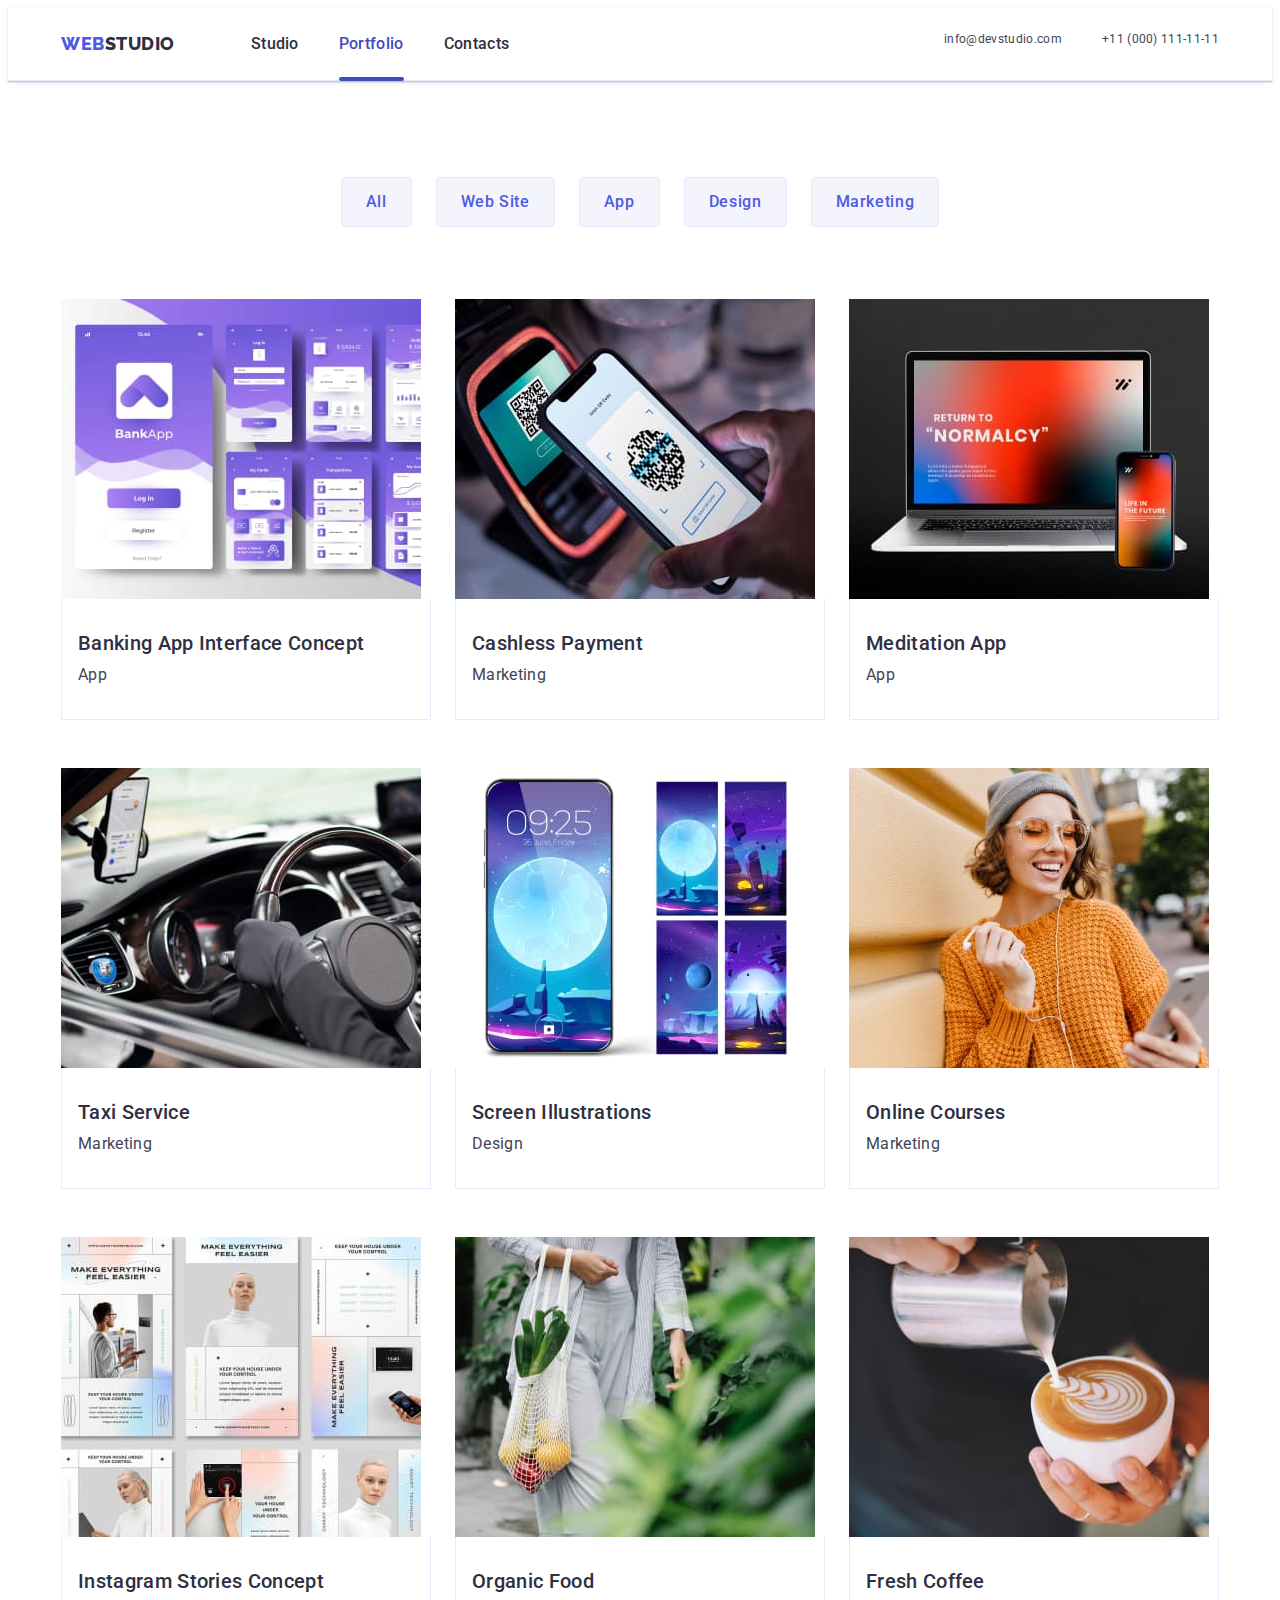
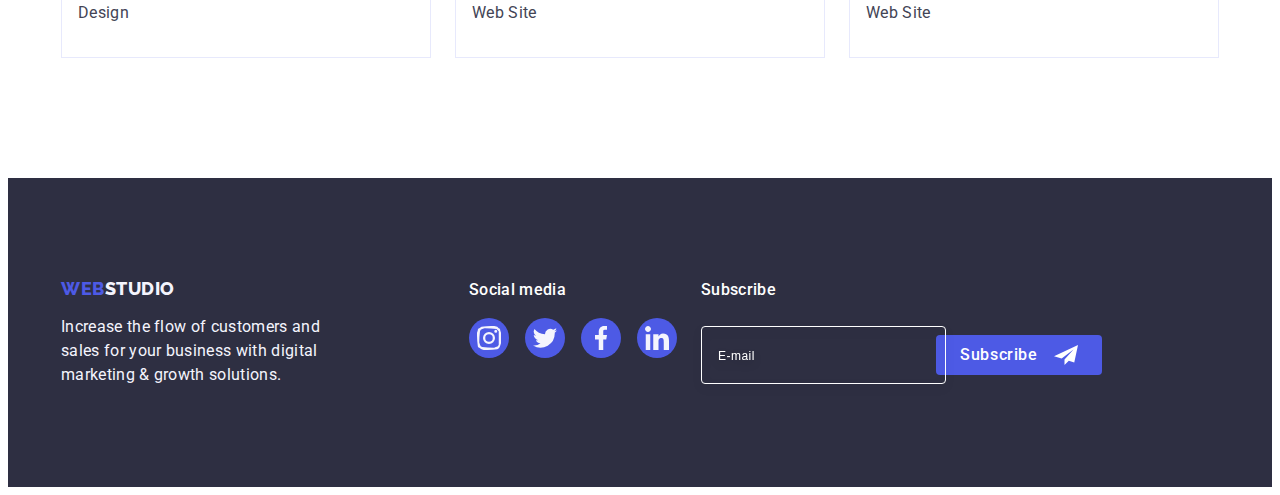
<file: portfolio.html>
<!DOCTYPE html>
<html lang="en">
  <head>
    <meta charset="UTF-8" />
    <meta http-equiv="X-UA-Compatible" content="IE=edge" />
    <meta name="viewport" content="width=device-width, initial-scale=1.0" />

    <!-- FONTS -->

    <link rel="preconnect" href="https://fonts.googleapis.com" />
    <link rel="preconnect" href="https://fonts.gstatic.com" crossorigin />
    <link
      href="https://fonts.googleapis.com/css2?family=Raleway:wght@800&display=swap"
      rel="stylesheet"
    />
    <link
      href="https://fonts.googleapis.com/css2?family=Roboto:wght@400;500;700&display=swap"
      rel="stylesheet"
    />

    <!-- STYLE-->
    <link
      rel="stylesheet"
      href="https://cdnjs.cloudflare.com/ajax/libs/modern-normalize/1.1.0/modern-normalize.min.css"
      integrity="sha512-wpPYUAdjBVSE4KJnH1VR1HeZfpl1ub8YT/NKx4PuQ5NmX2tKuGu6U/JRp5y+Y8XG2tV+wKQpNHVUX03MfMFn9Q=="
      crossorigin="anonymous"
      referrerpolicy="no-referrer"
    />
    <link rel="stylesheet" href="./css/styles.css" />

    <title>Portfolio</title>
  </head>
  <body>
    <!--  header-->
    <header class="header-page">
      <div class="container header-page-container">
        <nav class="header-nav">
          <a class="header-logo link" href="./index.html"
            >Web<span class="studio-logo">Studio</span>
          </a>

          <ul class="menu list">
            <li> <a class="submenu menu-item link" href="./index.html">Studio</a></li>
            <li>
              <a class="submenu menu-item link active" href="./portfolio.html">Portfolio</a>
            </li>
            <li> <a class="submenu menu-item link" href="">Contacts</a></li>
          </ul>
        </nav>

        <address class="address-page">
          <ul class="contacts menu list">
            <li>
              <a class="contact-item link" href="mailto:info@devstudio.com">info@devstudio.com</a>
            </li>
            <li>
              <a class="contact-item link" href="tel:+110001111111">+11 (000) 111-11-11</a>
            </li>
          </ul>
        </address>
      </div>
    </header>

    <!-- main -->

    <main>
      <section class="section-portfolio">
        <div class="container">
          <h1 class="visually-hidden">Services</h1>
          <ul class="btn-set list">
            <li><button type="button" class="button-nav filter-btn-active">All</button></li>
            <li><button type="button" class="button-nav filter-btn-active">Web Site</button></li>
            <li><button type="button" class="button-nav filter-btn-active">App</button></li>
            <li><button type="button" class="button-nav filter-btn-active">Design</button></li>
            <li><button type="button" class="button-nav filter-btn-active">Marketing</button></li>
          </ul>

          <!--gallery-->

          <ul class="card-set list">
            <li class="project-card">
              <a class="link card-link" href="">
                <div class="overlay">
                  <img src="./images/row1/bank.jpg" alt="operation" width="360" height="300" />
                  <p class="overlay-text">
                    14 Stylish and User-Friendly App Design Concepts · Task Manager App · Calorie
                    Tracker App · Exotic Fruit Ecommerce App · Cloud Storage App
                  </p>
                </div>
                <div class="content">
                  <h2 class="gallery-title">Banking App Interface Concept</h2>
                  <p class="gallery-text">App</p>
                </div>
              </a>
            </li>

            <li class="project-card">
              <a class="link card-link" href="">
                <div class="overlay">
                  <img src="./images/row1/cash.jpg" alt="telephone" width="360" height="300" />
                  <p class="overlay-text">
                    14 Stylish and User-Friendly App Design Concepts · Task Manager App · Calorie
                    Tracker App · Exotic Fruit Ecommerce App · Cloud Storage App
                  </p>
                </div>
                <div class="content">
                  <h2 class="gallery-title">Cashless Payment</h2>
                  <p class="gallery-text">Marketing</p>
                </div>
              </a>
            </li>

            <li class="project-card">
              <a class="link card-link" href="">
                <div class="overlay">
                  <img src="./images/row1/normalcy.jpg" alt="work" width="360" height="300" />
                  <p class="overlay-text">
                    14 Stylish and User-Friendly App Design Concepts · Task Manager App · Calorie
                    Tracker App · Exotic Fruit Ecommerce App · Cloud Storage App
                  </p>
                </div>
                <div class="content">
                  <h2 class="gallery-title">Meditation App</h2>
                  <p class="gallery-text">App</p>
                </div>
              </a>
            </li>

            <li class="project-card">
              <a class="link card-link" href="">
                <div class="overlay">
                  <img src="./images/row2/taxi.jpg" alt="car" width="360" height="300" />
                  <p class="overlay-text">
                    14 Stylish and User-Friendly App Design Concepts · Task Manager App · Calorie
                    Tracker App · Exotic Fruit Ecommerce App · Cloud Storage App
                  </p>
                </div>
                <div class="content">
                  <h2 class="gallery-title">Taxi Service</h2>
                  <p class="gallery-text">Marketing</p>
                </div>
              </a>
            </li>

            <li class="project-card">
              <a class="link card-link" href="">
                <div class="overlay">
                  <img src="./images/row2/screen.jpg" alt="image" width="360" height="300" />
                  <p class="overlay-text">
                    14 Stylish and User-Friendly App Design Concepts · Task Manager App · Calorie
                    Tracker App · Exotic Fruit Ecommerce App · Cloud Storage App
                  </p>
                </div>
                <div class="content">
                  <h2 class="gallery-title">Screen Illustrations</h2>
                  <p class="gallery-text">Design</p>
                </div>
              </a>
            </li>

            <li class="project-card">
              <a class="link card-link" href="">
                <div class="overlay">
                  <img src="./images/row2/online.jpg" alt="teaching" width="360" height="300" />
                  <p class="overlay-text">
                    14 Stylish and User-Friendly App Design Concepts · Task Manager App · Calorie
                    Tracker App · Exotic Fruit Ecommerce App · Cloud Storage App
                  </p>
                </div>
                <div class="content">
                  <h2 class="gallery-title">Online Courses</h2>
                  <p class="gallery-text">Marketing</p>
                </div>
              </a>
            </li>

            <li class="project-card">
              <a class="link card-link" href="">
                <div class="overlay">
                  <img src="./images/row3/instagram.jpg" alt="instagram" width="360" height="300" />
                  <p class="overlay-text">
                    14 Stylish and User-Friendly App Design Concepts · Task Manager App · Calorie
                    Tracker App · Exotic Fruit Ecommerce App · Cloud Storage App
                  </p>
                </div>
                <div class="content">
                  <h2 class="gallery-title">Instagram Stories Concept</h2>
                  <p class="gallery-text">Design</p>
                </div>
              </a>
            </li>

            <li class="project-card">
              <a class="link card-link" href="">
                <div class="overlay">
                  <img src="./images/row3/fruit.jpg" alt="fit" width="360" height="300" />
                  <p class="overlay-text">
                    14 Stylish and User-Friendly App Design Concepts · Task Manager App · Calorie
                    Tracker App · Exotic Fruit Ecommerce App · Cloud Storage App
                  </p>
                </div>
                <div class="content">
                  <h2 class="gallery-title">Organic Food</h2>
                  <p class="gallery-text">Web Site</p>
                </div>
              </a>
            </li>

            <li class="project-card">
              <a class="link card-link" href="">
                <div class="overlay">
                  <img src="./images/row3/coffee.jpg" alt="pattern" width="360" height="300" />
                  <p class="overlay-text">
                    14 Stylish and User-Friendly App Design Concepts · Task Manager App · Calorie
                    Tracker App · Exotic Fruit Ecommerce App · Cloud Storage App
                  </p>
                </div>
                <div class="content">
                  <h2 class="gallery-title">Fresh Coffee</h2>
                  <p class="gallery-text">Web Site</p>
                </div>
              </a>
            </li>
          </ul>
        </div>
      </section>
    </main>

    <!-- Footer section-->
    <footer class="footer">
      <div class="container footer-page">
        <div class="footer-content">
          <a class="footer-logo link" href="./index.html"
            >Web<span class="footer-logo-word">Studio</span>
          </a>
          <p class="footer-text">
            Increase the flow of customers and sales for your business with digital marketing &
            growth solutions.
          </p>
        </div>
        <div>
          <p class="social-text">Social media</p>
          <ul class="social-logo list">
            <li class="social-item">
              <a href="" class="social-media-link">
                <svg width="24" height="24" class="social-media">
                  <use href="./images/icons.svg#icon-instagram"></use>
                </svg>
              </a>
            </li>
            <li class="social-item">
              <a href="" class="social-media-link">
                <svg width="24" height="24" class="social-media">
                  <use href="./images/icons.svg#icon-twitter"></use>
                </svg>
              </a>
            </li>
            <li class="social-item">
              <a href="" class="social-media-link">
                <svg width="24" height="24" class="social-media">
                  <use href="./images/icons.svg#icon-facebook"></use>
                </svg>
              </a>
            </li>
            <li class="social-item">
              <a href="" class="social-media-link">
                <svg width="24" height="24" class="social-media">
                  <use href="./images/icons.svg#icon-linkedin"></use>
                </svg>
              </a>
            </li>
          </ul>
        </div>

        <!-- Footer section Forms-->

        <div class="subscribe-wrapper">
          <p class="subscribe-text">Subscribe</p>
          <form class="footer-form form" name="footer-form">
            <label class="subscribe-form-wrapper">
              <input class="subscribe-form-input" name="email" type="email" placeholder="E-mail"
            /></label>
            <button class="subscribe-form-btn" type="submit"
              >Subscribe
              <svg class="form-icon-footer" width="24" height="24">
                <use href="./images/icons.svg#icon-frame"></use></svg
            ></button>
          </form>
        </div>
      </div>
    </footer>
  </body>
</html>
</file>
<file: css/styles.css>
:root {
    /* Fonts */
  --primary-font: 'Roboto', sans-serif;
  --secondary-font: 'Raleway', sans-serif;

   /* Color */
   --main-text-color:#2E2F42;
   --secondary-text-color: #434455;
   --light-text-color:#ffffff;

   --main-bg-color:#ffffff;
   --light-bg-color:#F4F4FD;
   --dark-bg-color:#2E2F42;

   
   /* Others */
    --logo-color:#4d5ae5 ;  
    --footer-text-color:#F4F4FD;
    --color-hover:#404bbf; 
    --color-icon:#8e8f99;
}

body {
    font-family: var(--primary-font);
    color:#434455;
    background-color:var(--main-bg-color);
    letter-spacing: 0.02em;
}

img{
    display: block;
    max-width: 100%;
    height: auto;

    object-fit: cover;
    object-position: center;
}

h1,h2,h3,h4,h5,h6,
p{
    margin: 0;
}

/* reset start */

.link {
    text-decoration: none;
}

.list {
    list-style: none;
}

ul{
    margin: 0;
    padding: 0;
    padding-left: 0;
}

.location {
    display: flex;
    flex-wrap:wrap;
    gap: 72px 0;

}

@media only screen and (min-width: 768px) {
    .location{
        gap: 72px 24px;
  }
}

@media only screen and (min-width: 1158px) {
    .location {
        gap: 0 24px;
        flex-wrap: nowrap;  
    }
} 

.container{
    /* Basic styles */
    min-width:320px;
    max-width: 428px;
    padding: 0 16px;
    margin: 0 auto;
}

    /* Tablet screen >= 768  */

@media only screen and (max-width: 767px) {
    .container {
        width: 100%;
    }
}

@media only screen and (min-width: 768px){
    .container {
        max-width: 768px;
    }   
}
    
    /* Desktop screen >= 1158  */
@media only screen and (min-width: 1158px) {
    .container {
        max-width: 1158px;
        padding: 0 15px;
        margin-left: auto;
        margin-right: auto;
    }
}

.section{
    padding-top: 96px;
    padding-bottom: 96px;
}
         
@media only screen and (min-width: 1158px) {
    .section {
        padding-top: 120px;
        padding-bottom: 120px;
    }
}


/**
  |============================
  | HEADER
  |============================
*/
.header-page{
    border-bottom: 1px solid #e7e9fc;  
    box-shadow: 0px 2px 1px rgba(46, 47, 66, 0.08), 
    0px 1px 1px rgba(46, 47, 66, 0.16), 
    0px 1px 6px rgba(46, 47, 66, 0.08);
    padding-top: 24px;
    padding-bottom: 22px;
}

@media only screen and (min-width: 768px) {
    .header-page {
        padding: 0;
    }
}

.header-nav{
    display: flex;
    align-items: center;
}

.header-page-container{
    display: flex;
    align-items: center;
    justify-content: center;
    width: 100%;
}

.header-logo{
    font-family:var(--secondary-font);
    font-weight: 800;
    font-size: 18px;
    line-height: 1.17;
    letter-spacing: 0.03em;
    text-transform: uppercase;
    color:var(--logo-color); 
}

@media only screen and (min-width: 1158px) {
    .header-logo {
        margin-right: 76px;
    }
}

@media only screen and (min-width: 768px) {
    .header-logo {
        margin-right: 76px;
    }
}

.studio-logo{
    color:var(--main-text-color);
}

/**
  |============================
  | MENU
  |============================
*/

.menu{
    font-weight: 500;
    font-size: 16px;
    line-height: 1.5;
    color:var(--main-text-color);
    /* Auto layout */
    display: flex;
    gap: 40px;  
}

@media only screen and (max-width: 767px) {
    .menu {
        display: none;
    }
}

.menu-item, 
.link{
    text-decoration: none;
}

.submenu{
    padding-top: 24px;
    padding-bottom: 24px;
    display: block;
    color: var(--main-text-color);
    position: relative;
    transition:color 250ms 
    cubic-bezier(0.4, 0, 0.2, 1);
    
}

.menu-item:focus,
.menu-item:hover {   
    color:#404BBF;
}

.active::after{
    content: "";
    position: absolute;
    left: 0;
    bottom: -1px;
    height: 4px;
    border-radius: 2px;
    width: 100%; 
    background-color: #404bbf; 
}

.submenu.active{
    color:#404bbf;
}

/**
  |============================
  | CONTACTS
  |============================
*/

.address-page{
    font-style: normal;
    margin-left: auto;
}

@media only screen and (max-width: 767px) {
    .address-page {
        display: none;
    }
}

.contacts{
    display: block;
    margin-bottom: 12px;
      
}

@media only screen and (min-width: 1158px) {
    .contacts {
    display: flex;
    gap: 40px;
    }
}

.contact-item{
    font-family: var(--primary-font);
    font-size: 16px;
    line-height: 1.5;
    font-weight: 400;
    color:var(--secondary-text-color);
    padding: 24px 0 24px;
    transition:color 250ms 
    cubic-bezier(0.4, 0, 0.2, 1);
}

@media only screen and (min-width: 1158px) {
    .contact-item {
       font-size: 12px;
       line-height: 1.2;
    }
}


.contact-item:hover,
.contact-item:focus{
    color:#404bbf ;   
}

/**
  |============================
  | HERO SECTION
  |============================
*/
.hero-page{
    background-color: var(--dark-bg-color);
    height: 432px;
    text-align: center;
    padding: 112px 0;
        /* fons */
    background-size: cover;
    background-position: center;
    background-repeat: no-repeat;
    background-image: linear-gradient(rgba(46, 47, 66, 0.7),
     rgba(46, 47, 66, 0.7)),
     url(../images/mobile/bg_mob@1x.png);
    
}

@media  screen and (min-device-pixel-ratio: 2), screen and (min-resolution: 192dpi), screen and (min-resolution: 2dppx) {
    .hero-page{
        background-image: linear-gradient(rgba(46, 47, 66, 0.7),
                rgba(46, 47, 66, 0.7)), url(../images/mobile/bg_mob@2x.png);
  }
}

@media only screen and (min-width: 768px) {
    .hero-page{
        height: 436px; 
        background-image: linear-gradient(rgba(46, 47, 66, 0.7),
                rgba(46, 47, 66, 0.7)), url(..//images/tablet/bg_tab@1x.png);
    }

@media screen and (min-device-pixel-ratio: 2), screen and (min-resolution: 192dpi),
  screen and (min-resolution: 2dppx) { 
    .hero-page {
        background-image: linear-gradient(rgba(46, 47, 66, 0.7),
                        rgba(46, 47, 66, 0.7)), url(../images/tablet/bg_tab@2x.png);
            }
        }
}

@media  screen and (min-device-pixel-ratio: 2), screen and (min-resolution: 192dpi), screen and (min-resolution: 2dppx) {
    .hero-page{
        background-image: linear-gradient(rgba(46, 47, 66, 0.7),
                rgba(46, 47, 66, 0.7)), url(../images/mobile/bg_mob@2x.png);
  }
}

@media only screen and (min-width: 1158px) {
    .hero-page{
        max-width: 1440px;
        padding: 188px 0 188px; 
        height: 600px;
        background-image: linear-gradient(rgba(46, 47, 66, 0.7),
                rgba(46, 47, 66, 0.7)), url(../images/img-name.jpg);
        }

@media screen and (min-device-pixel-ratio: 2), screen and (min-resolution: 192dpi),
screen and (min-resolution: 2dppx) {
    .hero-page {
        background-image: linear-gradient(rgba(46, 47, 66, 0.7),
                rgba(46, 47, 66, 0.7)), url(../images/dextop/bg_dex@2x.png);
    }
}
}

.hero-title{
    font-size: 36px;
    font-weight: 700;
    line-height: 1.1;
    text-align: center;
    color:var(--light-text-color);
    margin: 0 72px;   
}

@media only screen and (min-width: 768px) {
    .hero-title {
        font-weight: 700;
        line-height: 1.07;
        font-size: 56px;
        margin: 0  121px 36px;
        
    }
}

@media only screen and (min-width: 1158px) {
    .hero-title {
        font-weight: 700;
        line-height: 1.07;
        font-size: 56px;
        max-width: 496px;
        margin: 0 316px 48px;
    }
}
        
.modal-btn{
    background-color:#4D5AE5;
    font-family:var(--primary-font);
    font-weight:500;
    font-size: 16px;
    line-height:1.5;
    letter-spacing: 0.04em;
    color: #ffffff;
    cursor:pointer;
    display: block;
    min-width: 169px;
    height: 56px;
    border: none;
    border-radius: 4px;
    margin-left: auto;
    margin-right: auto;
    box-shadow: 0px 4px 4px rgba(0, 0, 0, 0.15); 
    transition:background-color 250ms 
    cubic-bezier(0.4, 0, 0.2, 1);
    padding: 16px 32px;
}

.modal-btn:hover,
.modal-btn:focus{
    background-color: #404BBF;
}


/**
  |============================
  | FEATURE SECTION
  |============================
*/


.location-feature {
    width: 100%;
}

@media only screen and (min-width: 768px) {
    .location-feature {
        width: 356px;
        /* align-items: flex-start;
        padding: 0px; */
    }
}
  
@media only screen and (min-width: 1158px) {
    .location-feature {
        width: 264px;
        display: flex;
        flex-direction: column;
        align-items: flex-start;
        gap: 8px;
        padding: 0px;
    }
}
    
.features-title {
    font-weight: 700;
    font-size: 36px;
    line-height: 1.2;
    color: var(--main-text-color);
    margin-bottom: 8px;
    text-align: center;
}

@media only screen and (min-width: 768px) {
    .features-title {
        text-align: left;
    }
}

@media only screen and (min-width: 1158px) {
    .features-title {
        font-weight: 500;
        font-size: 20px;
        line-height: 1.2;
        color: var(--main-text-color);
        margin-bottom: 8px;
    }
}

.features-text {
    font-weight: 500;
    font-size: 16px;
    line-height: 1.5;
    color: var(--secondary-text-color);
    margin: auto;
}

@media only screen and (min-width: 768px) {
    .features-text {
        text-align: left;
    }
}

@media only screen and (min-width: 1158px) {
    .features-text {
        font-weight: 400;
        font-size: 16px;
        line-height: 1.5;
        color: var(--secondary-text-color);
    }
}

.feature-icon {
    background-color: #2E2F42;
    /* height: 112px; */
}

@media only screen and (max-width: 1157px) {
    .feature-icon {
        display: none;
    }
}

@media only screen and (min-width: 1158px) {
    .feature-icon {
        display: flex;
        align-items: center;
        justify-content: center;
        background: #F4F4FD;
        border-radius: 4px;
        width: 264px;
        height: 112px;
        margin-bottom: 8px;
    }
}

/**
  |============================
  | DOING SECTION
  |============================
*/
.work-title{
    font-weight: 700;
    font-size:36px;
    line-height:1.1;
    text-align:center;
    text-transform:capitalize;
    color:var(--main-text-color);
    margin-bottom: 72px;
}

.section-doing{
    padding-top:0;
    padding-bottom:120px;
}

@media only screen and (max-width: 1157px) {
    .section-doing {
        display: none;
    }
}

.location-work{
    width: calc((100% - 48px)/3);
}

/**
  |============================
  | TEAM SECTION
  |============================
*/

.team-nav{
    background-color:var(--light-bg-color);
    padding-top: 96px;
    padding-bottom: 96px;
}

@media only screen and (min-width: 1158px) {
    .team-nav {
        padding-top: 120px;
        padding-bottom: 120px;
}
}

@media screen and (max-width: 767px){
    .location{
    display: flex;
    flex-direction: column;
    align-items: center;
    justify-content: center;
    gap: 72px;
}
} 

@media screen and (max-width: 1157px) {
    .location {
        display: flex;
        align-items: center;
        justify-content: center;
        flex-wrap: wrap;
        row-gap: 64px;
        column-gap: 24px;
    }
}

.team-card{
    background-color:#FFFFFF;
    border-radius: 0px 0px 4px 4px;
    box-shadow:0px 1px 6px rgba(46, 47, 66, 0.08),
    0px 1px 1px rgba(46, 47, 66, 0.16),
    0px 2px 1px rgba(46, 47, 66, 0.08);
}

@media only screen and (min-width: 1158px) {
    .team-card {
        width: calc((100% - 72px) / 4);
    }
}

.card-content{
    padding-top: 32px;
    padding-bottom: 32px; 
}

.team-title{
    font-weight: 500;
    font-size: 20px;
    line-height: 1.2;
    color: var(--main-text-color);
    margin-bottom: 8px;
    text-align: center;
}

.team-text{
    font-weight: 400;
    font-size: 16px;
    line-height: 1.5;
    color: var(--secondary-text-color);
    margin-bottom: 8px;
}

/* Social Media */

.traling-icons{ 
    display: flex;
    justify-content: center;
    gap: 24px;  
}

.social-network-item{
    width: 40px;
    height: 40px;   
}

.social-network-link{
    width: 100%;
    height: 100%;
    background-color: var(--logo-color);
    border-radius: 50%;
    display: flex;
    align-items: center;
    justify-content: center;
    transition: background-color 250ms 
    cubic-bezier(0.4, 0, 0.2, 1);
}

.social-network-link:hover{
    background-color:#404bbf;
}
.social-network-link:focus{
    background-color: #404bbf;
}

.social-network{
    fill:var(--footer-text-color);
}

.name{
    text-align: center;
    margin-bottom: 8px;  
}


/**
  |============================
  | Customers section
  |============================
*/
.customers-section {
    padding-top: 96px;
    padding-bottom: 96px;
    margin-left: auto;
    margin-right: auto;
    width: 100%;
}

@media only screen and (min-width: 1158px) {
    .customers-section {
        padding-top: 120px;
        padding-bottom: 120px;
    }
}

.customers-logo{
    display: flex;
    align-items: center;
    justify-content: center;
    flex-wrap: wrap;
    row-gap: 72px;
    column-gap: 16px;
}

@media only screen and (min-width: 768px) {
    .customers-logo{
        display: flex;
        flex-wrap: wrap;
        row-gap: 72px;
        column-gap: 24px;
    }
}

@media only screen and (min-width: 1158px) {
    .customers-logo {
        margin-top: 72px;
        display: flex;
        flex-wrap: nowrap;
        justify-content: center;
        align-items: center;
        gap: 24px;  
    }
}

.customers-item{
   width:calc((100% - 16px) / 2);
   height: 88px;
}


@media only screen and (min-width: 768px) {
    .customers-item {
        width: calc((100% - 48px) / 3);
    }
}

@media only screen and (min-width: 1158px) {
    .customers-item {
        width: calc((100% - 120px) / 6);
    }
}

.customers-link{
    width: 100%;
    height: 100%;
    border: 1px solid #8E8F99;
    border-radius: 4px;
    display: flex;
    align-items: center;
    justify-content: center;
    color: var(--color-icon);
    transition: border-color 250ms cubic-bezier(0.4, 0, 0.2, 1), 
    color 250ms cubic-bezier(0.4, 0, 0.2, 1);
}

.customers-link:hover{
    border-color: #404bbf;
    color: #404bbf;
}

.customers-link:focus{
    border-color:#404bbf;
    color:#404bbf;
}

.clients{
    fill: currentColor;
}


/**
  |============================
  | FOOTER
  |============================
*/


@media only screen and (min-width: 768px) {
    .footer-page {
        display: flex;
        flex-wrap: wrap;
        gap: 24px;
        width: 552px;

    }
}
@media only screen and (min-width: 1158px) {
    .footer-page {
        display: flex;
        flex-wrap: nowrap;
        width: 100%;
    }
} 

.footer-content {
    margin-bottom:72px; 
}

@media only screen and (min-width: 768px) {
    .footer-content {
        margin-right: 24px;
    } 
}

@media only screen and (min-width: 1158px) {
    .footer-content {
        margin-right: 120px;
        margin-bottom: 0;
    }
}

.footer{
    background-color: var(--dark-bg-color);
    padding-top: 96px;
    padding-bottom: 96px;
}

@media only screen and (min-width: 1158px) {
    .footer {
        padding: 100px 0 100px;
        display: flex;
        justify-content: space-between;
    }
}

.link{
    text-decoration: none;
}

.footer-logo{
    font-family:var(--secondary-font);
    font-weight: 800;
    font-size: 18px;
    line-height: 1.17;
    letter-spacing: 0.03em;
    text-transform: uppercase;
    color: var(--logo-color);
    display: block;
    text-align: center;
    margin-bottom: 16px;

}

@media only screen and (min-width: 768px) {
    .footer-logo {
        display: inline-block;
        margin-bottom: 16px;
    }
}

@media only screen and (min-width: 1158px) {
    .footer-logo {
        display: inline-block; 
        margin-bottom: 16px;
    }
}

.footer-logo-word{
    color:var(--footer-text-color);
}

.footer-text{
    font-size: 16px;
    line-height: 1.5;
    letter-spacing: 0.02em;
    color: var(--footer-text-color);
    width: 264px;
    margin-left: auto;
    margin-right: auto; 
}

@media screen and (min-width: 768px){
    .footer-text {
        margin: 0;
}
} 

/* Social Media */

.social-text{
    font-weight: 500;
    font-size: 16px;
    line-height: 1.5;
    letter-spacing: 0.02em;
    color: var(--light-text-color);
    margin-bottom: 16px; 
    text-align: center;
}

 @media screen and (min-width: 768px) {
     .social-text {
        text-align: left;
     }
 }

.social-logo{
    display: flex;
    gap: 16px;
    align-items: center;
    justify-content: center;
}

 @media screen and (min-width: 1158px) {
    .social-logo {
    display: flex;
    gap: 16px;
}
}

.social-item{ 
}

.social-media-link{
    width: 100%;
    height: 100%;
    background-color: var(--logo-color);
    border-radius: 50%;
    display: flex;
    align-items: center;
    justify-content: center;
    transition: background-color 250ms 
    cubic-bezier(0.4, 0, 0.2, 1);
    width:40px;
    height:40px;
}

.social-media-link:hover{
    background-color: #31d0aa;
}
.social-media-link:focus{
    background-color:#31d0aa;
}

.social-media{
    fill: var(--footer-text-color);
}

.social-media-nav {
    margin-bottom:72px;
}

@media screen and (min-width: 1158px) {
    .social-media-nav {
        margin-bottom: 0;
        margin-right: 80px;
    }
} 

/* Subscribe */

.subscribe-wrapper{
  display: flex;
  flex-direction: column;
  width: 100%;
}

@media screen and (min-width: 768px) {
    .subscribe-wrapper {
        flex-wrap: wrap;
        gap: 24px;
    }
}

@media only screen and (min-width: 1158px) {
    .subscribe-wrapper {
        margin-left: auto;
        }
}

.subscribe-text{
    font-weight: 500;
    font-size: 16px;
    line-height: 1.5;
    letter-spacing: 0.02em;
    color: var(--light-text-color);
    margin bottom: 16px;  
}

@media screen and (max-width: 767px) {
    .subscribe-text {
        text-align: center;
    }
}

@media screen and (min-width: 768px) {
    .subscribe-text {
        display: flex;
        flex-wrap: wrap;
        gap: 72px;
        margin-bottom:0;
    }
}

.footer-form{
    display: flex;
    flex-wrap: wrap;
    align-items: center;
    gap: 16px;
}

@media screen and (min-width: 1158px) {
    .footer-form {
        gap:24px;    
    }
}

@media screen and (max-width: 767px) {
    .subscribe-form-wrapper {
        width: 100%;
}
}


.subscribe-form-input{
    width: 100%;
    height: 40px;
    background-color: transparent;
    border: 1px solid #FFFFFF;
    filter: drop-shadow(0px 4px 4px rgba(0, 0, 0, 0.15));
    border-radius: 4px;
    display: flex;
    align-items: center;
    color: var(--light-text-color);
    padding: 8px 16px;
}

@media screen and (max-width: 767px) {
    .subscribe-form-input {
        margin-top: 16px;  
    }
}

.subscribe-form-input::placeholder{
    font-weight: 400;
    font-size: 12px;
    line-height: 24px;
    display: flex;
    align-items: center;
    letter-spacing: 0.04em;
    color:var(--light-text-color);
    width: 36px;
    height: 24px;
    padding-top: 8px; 
}

.subscribe-form-btn {
    font-family: inherit;
    font-size: 16px;
    font-weight: 500;
    line-height: 1.5;
    display: flex;
    text-align: center;
    letter-spacing: 0.04em;
    color: var(--light-text-color);
    align-items: center;
    padding: 8px 24px;
    gap: 16px;
    background-color: var(--logo-color);
    border-radius: 4px;
    color: var(--light-text-color);
    fill: #ffffff;
    border: none;
    border-color: transparent;
}

@media screen and (max-width: 767px) {
    .subscribe-form-btn {
        margin-left: auto;
        margin-right: auto;
    }
}



.subscribe-form-btn .btn-text:hover,
.subscribe-form-btn .btn-text:focus{
    background-color: #404BBF;
    transition: 250ms cubic-bezier(0.4, 0, 0.2, 1);
}

.form-icon-modal {
    position: absolute;
    top: 50%;
    left: 16px;
    transform: translateY(-50%);
    transition: 250ms cubic-bezier(0.4, 0, 0.2, 1);
}


/**
  |============================
  | modal-page
  |============================
*/

.modal-container{
    position: fixed;
    top: 0;
    left: 0;
    width: 100%;
    height: 100%;
    background-color: rgba(46, 47, 66, 0.4);
    transition: opacity 250ms 
    cubic-bezier(0.4, 0, 0.2, 1), 
    visibility 250ms 
    cubic-bezier(0.4, 0, 0.2, 1);
}

.is-hidden{
    opacity: 0;
    visibility: hidden;
    pointer-events: none;
}

.modal-page{
    position:absolute;
    top: 50%;
    left: 50%;
    transform: translate(-50%, -50%) scale(1);
    width: 408px;
    background: #fcfcfc;
    box-shadow: 0px 1px 1px rgba(0, 0, 0, 0.14), 
    0px 1px 3px rgba(0, 0, 0, 0.12),
    0px 2px 1px rgba(0, 0, 0, 0.2);
    border-radius: 4px;
    transition: transform 250ms 
    cubic-bezier(0.4, 0, 0.2, 1);
    padding: 72px 24px 24px 24px;  
}

@media screen and (max-width: 427px){
 .modal-page {
    width: 100%;
}
}

.btn-modal-page{
    position: absolute;
    top: 24px;
    right: 24px;
    width: 24px;
    height: 24px;
    border-radius: 50%;
    display: flex;
    align-items: center;
    justify-content: center;
    background-color: #e7e9fc;
    border: 1px solid rgba(0, 0, 0, 0.1);
    padding: 0;
    cursor: pointer;
    transition: background-color 250ms 
    cubic-bezier(0.4, 0, 0.2, 1), 
    border 250ms cubic-bezier(0.4, 0, 0.2, 1);
}

.btn-modal-page:hover,
.btn-modal-page:focus{
    background-color: #404bbf;
    border: none;
    fill: #ffffff;
}

.modal{
    transition: fill 250ms 
    cubic-bezier(0.4, 0, 0.2, 1);
}

/* Modal Page Forms */

.modal-title{
    display: block;
    font-weight: 500;
    font-size: 16px;
    line-height: 1.5;
    text-align: center;
    letter-spacing: 0.02em;
    color:var(--dark-bg-color);
    margin-bottom: 16px;
}
   
.form-label {
    font-weight: 400;
    font-size: 12px;
    line-height: 1.17;
    letter-spacing: 0.04em;
    color:var(--color-icon) ;
}

.form-wrapper{
    position: relative;
    margin-bottom: 8px;
}

.form-field{
    width: 100%;
    height: 40px;
    border: 1px solid rgba(46, 47, 66, 0.4);
    border-radius: 4px;
    padding: 0;
    padding-left: 38px;
    outline: transparent;
    transition: 250ms cubic-bezier(0.4, 0, 0.2, 1);
}

.form-field:focus{
    border: 1px solid #4D5AE5;
    transition: 250ms cubic-bezier(0.4, 0, 0.2, 1);
}

.form-icon-modal{
    transition: 250ms cubic-bezier(0.4, 0, 0.2, 1);
}

.form-field:focus + .form-icon-modal{
    fill: #4D5AE5;
}

.form-comment{
    display: block;
    width: 100%;
    height: 100%;
    height: 120px;
    border: 1px solid rgba(46, 47, 66, 0.4);
    border-radius: 4px;
    resize: none;
    font-weight: 400;
    font-size: 12px;
    line-height: 1.17;
    letter-spacing: 0.04em;
    color: rgba(46, 47, 66, 0.4);
    outline: transparent;
    margin-bottom: 16px; 
    padding-top: 8px; 
    padding-left: 16px;
}

.form-agreement{
    display: flex;
    align-items: center;
    gap: 8px;
    margin-bottom: 24px;
}

.form-check-input{
    appearance: none;
    display: block;
    width: 16px;
    height: 16px;
    border: 1px solid rgba(46, 47, 66, 0.4);
    border-radius: 2px;
}

.form-check-input:checked{
    background-color:var(--color-hover);
    border-color: 1px solid #404BBF;
    background-position: center;
    background-repeat: no-repeat;
    background-image: url("data:image/svg+xml,%3Csvg width='10' height='8' viewBox='0 0 10 8' fill='none' xmlns='http://www.w3.org/2000/svg'%3E%3Cpath d='M8.44558 0.255056C8.61838 0.089653 8.84834 -0.00178848 9.08693 2.65108e-05C9.32551 0.0018415 9.55407 0.0967713 9.72436 0.264784C9.89466 0.432797 9.99337 0.660752 9.99968 0.900549C10.006 1.14034 9.91939 1.37323 9.75816 1.55005L4.86357 7.70436C4.7794 7.79551 4.67782 7.86865 4.5649 7.91942C4.45198 7.97018 4.33003 7.99754 4.20636 7.99984C4.08268 8.00214 3.95981 7.97935 3.8451 7.93282C3.73038 7.88629 3.62618 7.81698 3.53872 7.72903L0.292827 4.46564C0.202435 4.38096 0.129933 4.27884 0.0796475 4.16537C0.0293621 4.05191 0.00232279 3.92942 0.000143182 3.80522C-0.00203643 3.68102 0.0206883 3.55765 0.0669613 3.44248C0.113234 3.3273 0.182108 3.22267 0.269473 3.13483C0.356838 3.047 0.460905 2.97775 0.575465 2.93123C0.690026 2.88471 0.812734 2.86186 0.936267 2.86405C1.0598 2.86624 1.18163 2.89343 1.29449 2.94398C1.40734 2.99454 1.50892 3.06743 1.59315 3.15831L4.16189 5.73967L8.42227 0.28219C8.42994 0.272694 8.43813 0.263635 8.4468 0.255056H8.44558Z' fill='%23ffffff'/%3E%3C/svg%3E");
    transition: 250ms cubic-bezier(0.4, 0, 0.2, 1);
}

.form-agreement-text{
    font-size: 12px;
    line-height: 1.17;
    letter-spacing: 0.04em;
    color: #8E8F99;
}

.form-agreement-link{
    color: var(--logo-color);
}

.form-btn{
    display: block;
    margin: 0 auto;
    flex-direction: row;
    align-items: flex-start;
    padding: 16px 32px;
    gap: 10px;
    background-color: #4D5AE5;
    box-shadow: 0px 4px 4px rgba(0, 0, 0, 0.15);
    border-radius: 4px;
    color: var(--light-text-color);
    width: 169px;
    height: 56px;
    border: none;
}

.form-btn:hover,
.form-btn:focus{
    background-color: #404bbf;
    transition: 250ms cubic-bezier(0.4, 0, 0.2, 1);
}


/**
  |============================
  | Mobile menu
  |============================
*/

.menu-toggle {
    min-height: 32px;
    min-width: 22px;
    display: flex;
    align-items: center;
    justify-content: center;
    margin: 0;
    padding: 0;
    margin-left: auto;
    background-color: transparent;
    cursor: pointer;
    border: none;
    border-radius: 50%;
    outline: none;
}

@media (min-width: 768px) {
    .menu-toggle {
        display: none;
    }
}

.menu-toggle:hover,
.menu-toggle:focus {
    background-color: rgba(0, 0, 0, 0.1);
}

.menu-container {
    position: fixed;
    top: 0;
    left: 0;
    display: flex;
    flex-direction: column;
    width: 100vw;
    height: 100vh;
    padding: 40px;
    padding-top: 80px;
    background-color: #fff;
    z-index: 999;

    transform: translateX(100%);
    transition: transform 250ms ease-in-out;
}

.menu-container.is-open {
    transform: translateX(0);
}

.menu-container .menu-toggle {
    position: absolute;
    top: 16px;
    right: 16px;
}

.mobile-menu {
    margin-bottom: auto;
    display: flex;
    flex-direction: column;
    align-items: flex-start;
    padding: 0px;
    gap: 40px;
}

.mobile-menu .link  {
    font-weight: 700;
    font-size: 36px;
    line-height: 1.1;
    letter-spacing: 0.02em;
    text-transform: capitalize;
    color: #2E2F42;
    margin-bottom: auto;
}

.active-menu .mobile-menu{
    color: #404BBF;

}

.mobile-contacts {
    margin-bottom: 48px;
}

.mobile-socials {
    justify-content: flex-start;
    gap: 54px;
}

.menu-item-mobil.active {
    color: #404bbf;
}

.contact-phone{
    font-weight: 700;
    font-size: 36px;
    line-height: 1.1;
    letter-spacing: 0.02em;
    text-transform: capitalize;
    color: #4D5AE5;
    display: block;
    margin-bottom: 40px;
}

.contact-input{
    font-weight: 500;
    font-size: 20px;
    line-height: 1.2px;
    letter-spacing: 0.02em;
    color: #434455;
}
  
/**
  |============================
  |  PORTFOLIO
  |============================
*/

body{
    letter-spacing: 0.02em;
    background-color: var(--main-bg-color);
}

.visually-hidden {
    position: absolute;
    width: 1px;
    height: 1px;
    margin: -1px;
    border: 0;
    padding: 0;
    white-space: nowrap;
    clip-path: inset(100%);
    clip: rect(0 0 0 0);
    overflow: hidden;
}

.section-portfolio{
    padding-top: 96px;
    padding-bottom: 120px;
}


.list{
    list-style: none;
}

.menu-page{
    color: #404bbf;
}

/* Button */

.btn-set{
    display: flex;
    justify-content: center;
    gap: 24px;
    margin-bottom: 72px;
}

.button-nav{
    font-family:var(--primary-font);
    font-weight: 500;
    font-size: 16px;
    line-height: 1.5;
    letter-spacing: 0.04em;
    color:var(--logo-color);
    background-color:var(--footer-text-color);
    cursor: pointer;
    padding: 12px 24px 12px;
    border: 1px solid #e7e9fc;
    border-radius: 4px;
    transition:color 250ms cubic-bezier(0.4, 0, 0.2, 1),
    background-color 250ms cubic-bezier(0.4, 0, 0.2, 1),
    border-color 250ms cubic-bezier(0.4, 0, 0.2, 1),
    box-shadow 250ms cubic-bezier(0.4, 0, 0.2, 1);
}

.button-nav:hover,
.button-nav:focus{
    color: #fff;
    background-color: #404BBF;
    border: 1px solid transparent;
    border: 1px solid transparent;
}

.filter-btn-active:hover,
.filter-btn-active:focus{
    box-shadow: 0px 3px 1px rgba(0, 0, 0, 0.1), 
    0px 2px 1px rgba(0, 0, 0, 0.08), 
    0px 2px 2px rgba(0, 0, 0, 0.12);
}


/* gallery */

.card-set {
    display: flex;
    flex-wrap: wrap;
    column-gap: 24px;
    row-gap: 48px;
}

.project-card {
    width: calc((100% - 48px)/3);
}

.card-link{
    display: block; 
    transition: box-shadow 250ms
    cubic-bezier(0.4, 0, 0.2, 1);
}

.card-link:hover,
.card-link:focus{
    box-shadow: 0px 1px 6px rgba(46, 47, 66, 0.08), 
    0px 1px 1px rgba(46, 47, 66, 0.16), 
    0px 2px 1px rgba(46, 47, 66, 0.08);
}

.content {
    padding: 32px 16px;
    border: 1px solid #e7e9fc;
    border-top: none;
}

.gallery-title {
    font-weight: 500;
    font-size: 20px;
    line-height: 1.2;
    color: var(--main-text-color);
    margin-bottom: 8px;
}

.gallery-text {
    font-size: 16px;
    line-height: 1.5;
    color: var(--secondary-text-color);
}

/* Overlay */

.overlay{
    position: relative;
    overflow: hidden;
}

.overlay-text{
    position: absolute;
    top: 0;
    left: 0;
    font-size: 16px;
    line-height: 1.5;
    letter-spacing: 0.02em;
    color: var(--footer-text-color);
    padding: 40px 32px;
    background-color: #4d5ae5;
    height: 100%;
    width: 100%;
    overflow: auto;

    transform: translate(0,100%);
    transition: transform 250ms 
    cubic-bezier(0.4, 0, 0.2, 1);
}

overlay.overlay-text:hover,
overlay.overlay-text:focus {
    transform: translateY(0%);
}

.card-link:hover .overlay-text,
.card-link:focus .overlay-text {
    transform: translate(0, 0);
}
</file>
